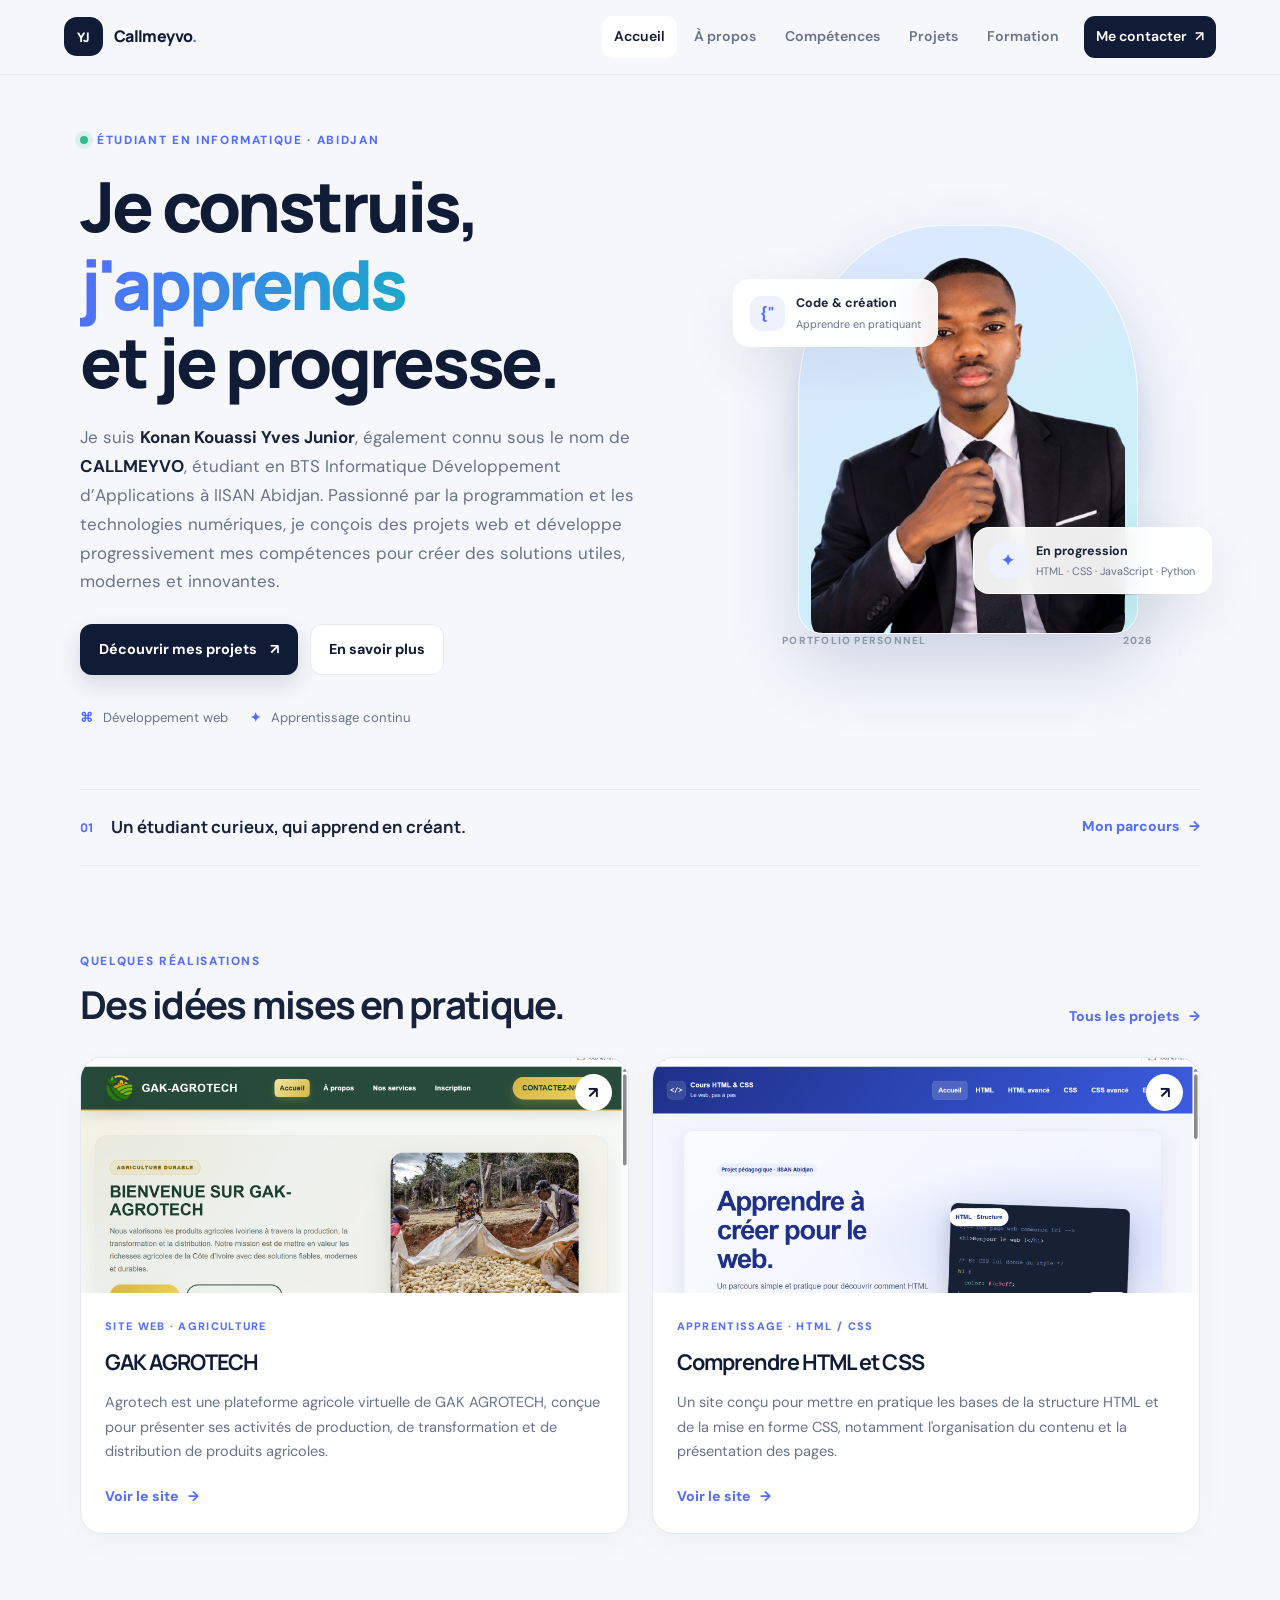
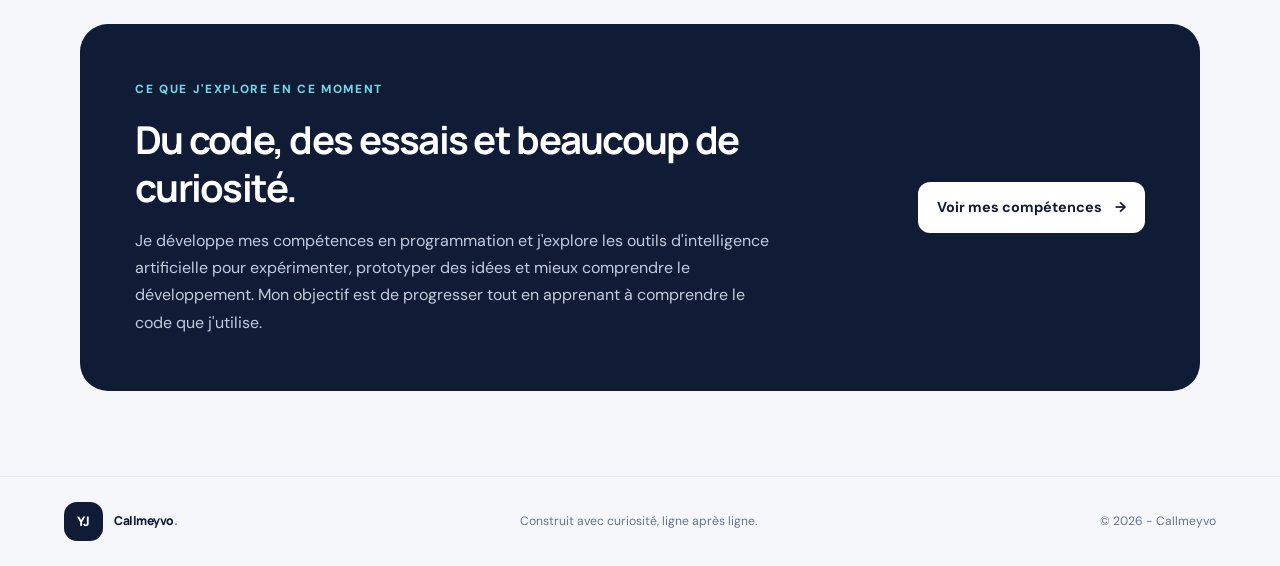
<file: index.html>
<!DOCTYPE html>
<html lang="fr">

<head>
  <meta charset="UTF-8">
  <meta name="viewport" content="width=device-width, initial-scale=1.0">

  <meta name="description"
    content="Portfolio de Konan Kouassi Yves Junior, alias Callmeyvo, étudiant en BTS IDA à IISAN Abidjan et apprenant en développement web.">

  <meta name="theme-color" content="#101c35">

  <title>Callmeyvo | Portfolio de Yves Junior</title>

  <link rel="preconnect" href="https://fonts.googleapis.com">
  <link rel="preconnect" href="https://fonts.gstatic.com" crossorigin>

  <link
    href="https://fonts.googleapis.com/css2?family=DM+Sans:wght@400;500;600;700&family=Manrope:wght@400;500;600;700;800&display=swap"
    rel="stylesheet">

  <link rel="stylesheet" href="style.css">
</head>

<body>

  
<div class="page-loader" id="pageLoader" role="status" aria-label="Chargement du portfolio">
    <div class="loader-content">
        <div class="loader-logo">YJ.</div>
        <h2>CALLMEYVO</h2>
        <p>Construit avec curiosité, ligne après ligne.</p>
        <p>Bienvenue dans mon univers numérique....</p>
        <div class="loader-track">
            <div class="loader-progress"></div>
        </div>
        <span class="loader-label">CHARGEMENT...</span>
    </div>
</div>


  <header class="site-header">

    <a class="brand" href="index.html">
      <span class="brand-mark">YJ</span>
      <span>Callmeyvo<span class="brand-dot">.</span></span>
    </a>

    <button class="nav-toggle" id="navToggle" aria-label="Ouvrir le menu" aria-expanded="false"
      aria-controls="navLinks">
      <span id="navToggleIcon">☰</span>
    </button>

    <nav class="nav-links" id="navLinks" aria-label="Navigation principale">
      <a class="active" href="index.html">Accueil</a>
      <a href="apropos.html">À propos</a>
      <a href="competences.html">Compétences</a>
      <a href="projets.html">Projets</a>
      <a href="formation.html">Formation</a>
      <a class="nav-contact" href="contact.html">
        Me contacter <span>↗</span>
      </a>
    </nav>

  </header>

  <main>

    <!-- SECTION D'ACCUEIL -->
    <section class="hero section-wrap">

      <div class="hero-copy">

        <p class="eyebrow">
          <span class="status-dot"></span>
          Étudiant en informatique · Abidjan
        </p>

        <h1>
          Je construis,
          <span class="gradient-text">j'apprends</span><br>
          et je progresse.
        </h1>
<p class="hero-description">
  Je suis <strong>Konan Kouassi Yves Junior</strong>, également connu
  sous le nom de <strong>CALLMEYVO</strong>, étudiant en BTS
  Informatique Développement d’Applications à IISAN Abidjan.
  Passionné par la programmation et les technologies numériques,
  je conçois des projets web et développe progressivement mes
  compétences pour créer des solutions utiles, modernes et innovantes.
</p>

        <div class="hero-actions">

          <a class="button button-primary" href="projets.html">
            Découvrir mes projets <span>↗</span>
          </a>

          <a class="button button-secondary" href="apropos.html">
            En savoir plus
          </a>

        </div>

        <div class="hero-meta">

          <span>
            <span class="meta-icon">⌘</span>
            Développement web
          </span>

          <span>
            <span class="meta-icon">✦</span>
            Apprentissage continu
          </span>

        </div>

      </div>

      <div class="hero-visual">

        <div class="visual-glow"></div>

        <div class="profile-frame">

          <img src="assets/images/1.png" alt="Portrait de Konan Kouassi Yves Junior"
            onerror="this.style.display='none';this.nextElementSibling.style.display='grid'">

          <div class="profile-placeholder">
            <span>YJ</span>
            <small>Portrait temporairement indisponible</small>
          </div>

        </div>

        <div class="floating-card card-top">

          <span class="floating-icon">{"</span>

          <span>
            <strong>Code & création</strong>
            <small>Apprendre en pratiquant</small>
          </span>

        </div>

        <div class="floating-card card-bottom">

          <span class="floating-icon">✦</span>

          <span>
            <strong>En progression</strong>
            <small>HTML · CSS · JavaScript · Python</small>
          </span>

        </div>

        <div class="visual-caption">
          PORTFOLIO PERSONNEL <span>2026</span>
        </div>

      </div>

    </section>

    <!-- PRÉSENTATION RAPIDE -->
    <section class="section-wrap intro-strip">

      <div>
        <span class="strip-number">01</span>
        <p>Un étudiant curieux, qui apprend en créant.</p>
      </div>

      <a href="apropos.html" class="text-link">
        Mon parcours <span>→</span>
      </a>

    </section>

    <!-- PROJETS -->
    <section class="section-wrap home-projects">

      <div class="section-heading">

        <div>
          <p class="eyebrow">QUELQUES RÉALISATIONS</p>
          <h2>Des idées mises en pratique.</h2>
        </div>

        <a href="projets.html" class="text-link">
          Tous les projets <span>→</span>
        </a>

      </div>

      <div class="project-grid">

        <!-- PROJET GAK AGROTECH -->
        <article class="project-card">

          <a class="project-image" href="https://callmeyvojr.github.io/agrotech/" target="_blank"
            rel="noopener noreferrer" aria-label="Visiter le site GAK AGROTECH">

            <img src="assets/images/agrotech.png" alt="Aperçu du site GAK AGROTECH"
              onerror="this.style.display='none';this.nextElementSibling.style.display='grid'">

            <span class="image-placeholder">
              <span>APERÇU DU PROJET</span>
              <small>Ajoute assets/images/agrotech.png</small>
            </span>

            <span class="image-arrow">↗</span>

          </a>

          <div class="project-content">

            <p class="project-type">SITE WEB · AGRICULTURE</p>

            <h3>GAK AGROTECH</h3>

            <p>
              Agrotech est une plateforme agricole virtuelle de GAK AGROTECH,
              conçue pour présenter ses activités de production,
              de transformation et de distribution de produits agricoles.
            </p>

            <a class="text-link" href="https://callmeyvojr.github.io/agrotech/" target="_blank"
              rel="noopener noreferrer">
              Voir le site <span>→</span>
            </a>

          </div>

        </article>

        <!-- PROJET HTML ET CSS -->
        <article class="project-card">

          <a class="project-image project-image-alt" href="https://callmeyvojr.github.io/html_et_css/" target="_blank"
            rel="noopener noreferrer" aria-label="Visiter le site d'apprentissage HTML et CSS">

            <img src="assets/images/html-css.png" alt="Aperçu du projet d'apprentissage HTML et CSS"
              onerror="this.style.display='none';this.nextElementSibling.style.display='grid'">

            <span class="image-placeholder">
              <span>APERÇU DU PROJET</span>
              <small>Ajoute assets/images/html-css.png</small>
            </span>

            <span class="image-arrow">↗</span>

          </a>

          <div class="project-content">

            <p class="project-type">APPRENTISSAGE · HTML / CSS</p>

            <h3>Comprendre HTML et CSS</h3>

            <p>
              Un site conçu pour mettre en pratique les bases de la structure
              HTML et de la mise en forme CSS, notamment l'organisation
              du contenu et la présentation des pages.
            </p>

            <a class="text-link" href="https://callmeyvojr.github.io/html_et_css/" target="_blank"
              rel="noopener noreferrer">
              Voir le site <span>→</span>
            </a>

          </div>

        </article>

      </div>

    </section>

    <!-- APPRENTISSAGE ET IA -->
    <section class="section-wrap learning-banner">

      <div>

        <p class="eyebrow">CE QUE J'EXPLORE EN CE MOMENT</p>

        <h2>Du code, des essais et beaucoup de curiosité.</h2>

        <p>
          Je développe mes compétences en programmation et j'explore
          les outils d'intelligence artificielle pour expérimenter,
          prototyper des idées et mieux comprendre le développement.
          Mon objectif est de progresser tout en apprenant à comprendre
          le code que j'utilise.
        </p>

      </div>

      <a class="button button-light" href="competences.html">
        Voir mes compétences <span>→</span>
      </a>

    </section>

  </main>

  <!-- PIED DE PAGE -->
  <footer class="site-footer">

    <a class="brand" href="index.html">
      <span class="brand-mark">YJ</span>
      <span>Callmeyvo<span class="brand-dot">.</span></span>
    </a>

    <p>Construit avec curiosité, ligne après ligne.</p>

    <span>© 2026 - Callmeyvo</span>

  </footer>

  <script src="script.js"></script>

</body>

</html>
</file>
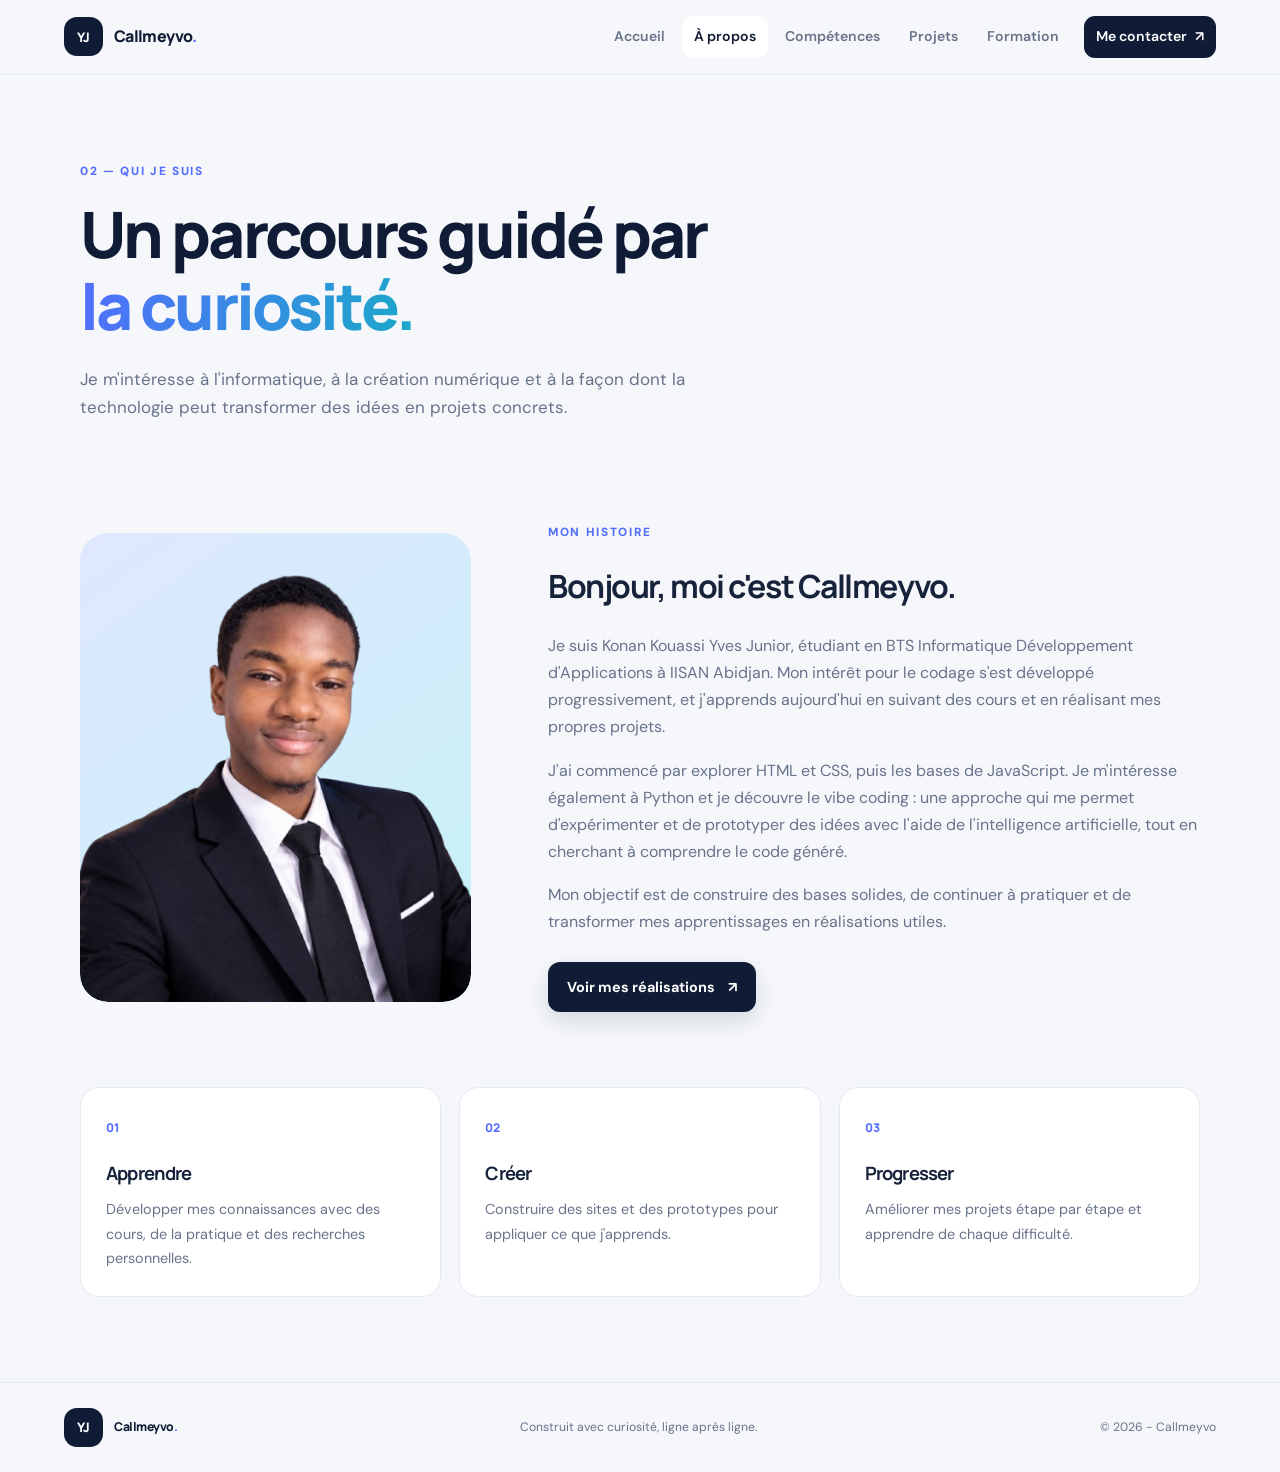
<file: apropos.html>
<!DOCTYPE html>
<html lang="fr">

<head>
  <meta charset="UTF-8">
  <meta name="viewport" content="width=device-width, initial-scale=1.0">
  <meta name="description"
    content="Découvre le parcours et les objectifs de Konan Kouassi Yves Junior, étudiant en BTS IDA à IISAN Abidjan.">
  <title>À propos | Callmeyvo</title>

  <link rel="preconnect" href="https://fonts.googleapis.com">
  <link rel="preconnect" href="https://fonts.gstatic.com" crossorigin>
  <link
    href="https://fonts.googleapis.com/css2?family=DM+Sans:wght@400;500;600;700&family=Manrope:wght@400;500;600;700;800&display=swap"
    rel="stylesheet">
  <link rel="stylesheet" href="style.css">
</head>

<body>
  <header class="site-header">
    <a class="brand" href="index.html">
      <span class="brand-mark">YJ</span>
      <span>Callmeyvo<span class="brand-dot">.</span></span>
    </a>

    <button class="nav-toggle" id="navToggle" aria-label="Ouvrir le menu"
      aria-expanded="false" aria-controls="navLinks">
      <span id="navToggleIcon">☰</span>
    </button>

    <nav class="nav-links" id="navLinks" aria-label="Navigation principale">
      <a href="index.html">Accueil</a>
      <a class="active" href="apropos.html">À propos</a>
      <a href="competences.html">Compétences</a>
      <a href="projets.html">Projets</a>
      <a href="formation.html">Formation</a>
      <a class="nav-contact" href="contact.html">Me contacter <span>↗</span></a>
    </nav>
  </header>

  <main class="page-main">
    <section class="page-hero">
      <p class="eyebrow">02 — QUI JE SUIS</p>
      <h1>Un parcours guidé par<br><span class="gradient-text">la curiosité.</span></h1>
      <p>
        Je m'intéresse à l'informatique, à la création numérique et à la façon dont
        la technologie peut transformer des idées en projets concrets.
      </p>
    </section>

    <section class="about-layout">
      <div class="about-photo">
        <img src="assets/images/2.png"
          alt="Portrait de Konan Kouassi Yves Junior"
          onerror="this.style.display='none';this.nextElementSibling.style.display='grid'">

        <div class="profile-placeholder">
          <span>YJ</span>
          <small>Portrait temporairement indisponible</small>
        </div>
      </div>

      <div class="about-copy">
        <p class="eyebrow">MON HISTOIRE</p>
        <h2>Bonjour, moi c'est Callmeyvo.</h2>

        <p>
          Je suis Konan Kouassi Yves Junior, étudiant en BTS Informatique
          Développement d'Applications à IISAN Abidjan. Mon intérêt pour le
          codage s'est développé progressivement, et j'apprends aujourd'hui
          en suivant des cours et en réalisant mes propres projets.
        </p>

        <p>
          J'ai commencé par explorer HTML et CSS, puis les bases de JavaScript.
          Je m'intéresse également à Python et je découvre le vibe coding :
          une approche qui me permet d'expérimenter et de prototyper des idées
          avec l'aide de l'intelligence artificielle, tout en cherchant à
          comprendre le code généré.
        </p>

        <p>
          Mon objectif est de construire des bases solides, de continuer à
          pratiquer et de transformer mes apprentissages en réalisations utiles.
        </p>

        <a class="button button-primary" href="projets.html">
          Voir mes réalisations <span>↗</span>
        </a>
      </div>
    </section>

    <section class="values-grid">
      <article>
        <span class="value-number">01</span>
        <h3>Apprendre</h3>
        <p>Développer mes connaissances avec des cours, de la pratique et des recherches personnelles.</p>
      </article>

      <article>
        <span class="value-number">02</span>
        <h3>Créer</h3>
        <p>Construire des sites et des prototypes pour appliquer ce que j'apprends.</p>
      </article>

      <article>
        <span class="value-number">03</span>
        <h3>Progresser</h3>
        <p>Améliorer mes projets étape par étape et apprendre de chaque difficulté.</p>
      </article>
    </section>
  </main>

  <footer class="site-footer">
    <a class="brand" href="index.html">
      <span class="brand-mark">YJ</span>
      <span>Callmeyvo<span class="brand-dot">.</span></span>
    </a>

    <p>Construit avec curiosité, ligne après ligne.</p>
    <span>© 2026 - Callmeyvo</span>
  </footer>

  <script src="script.js"></script>
</body>

</html>
</file>
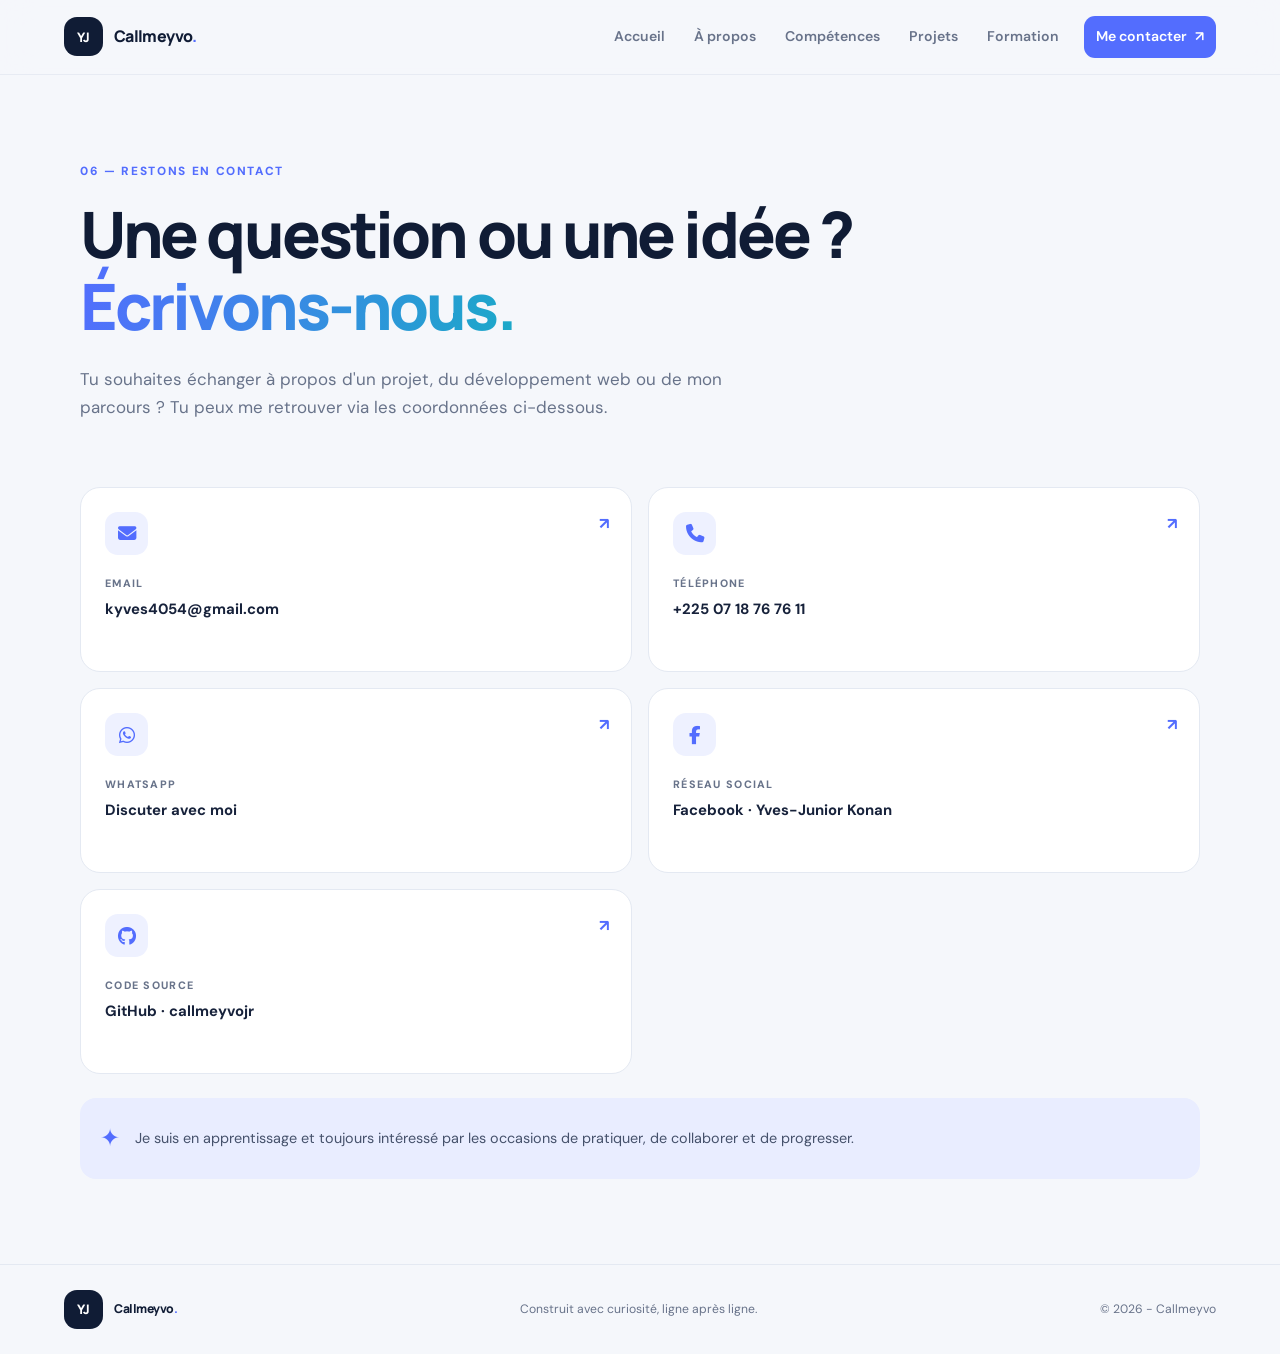
<file: contact.html>
<!DOCTYPE html>
<html lang="fr">

<head>
    <meta charset="UTF-8">
    <meta name="viewport" content="width=device-width, initial-scale=1.0">
    <meta name="description" content="Contacter Konan Kouassi Yves Junior, alias Callmeyvo, étudiant en BTS IDA.">
    <title>Contact | Callmeyvo</title>

    <link rel="preconnect" href="https://fonts.googleapis.com">
    <link rel="preconnect" href="https://fonts.gstatic.com" crossorigin>

    <link
        href="https://fonts.googleapis.com/css2?family=DM+Sans:wght@400;500;600;700&family=Manrope:wght@400;500;600;700;800&display=swap"
        rel="stylesheet">

    <!-- Logos des réseaux et outils -->
    <link rel="stylesheet"
        href="https://cdnjs.cloudflare.com/ajax/libs/font-awesome/6.7.2/css/all.min.css">

    <link rel="stylesheet" href="style.css">
</head>

<body>
    <header class="site-header">
        <a class="brand" href="index.html">
            <span class="brand-mark">YJ</span>
            <span>Callmeyvo<span class="brand-dot">.</span></span>
        </a>

        <button class="nav-toggle" id="navToggle"
            aria-label="Ouvrir le menu"
            aria-expanded="false"
            aria-controls="navLinks">
            <span id="navToggleIcon">☰</span>
        </button>

        <nav class="nav-links" id="navLinks" aria-label="Navigation principale">
            <a href="index.html">Accueil</a>
            <a href="apropos.html">À propos</a>
            <a href="competences.html">Compétences</a>
            <a href="projets.html">Projets</a>
            <a href="formation.html">Formation</a>
            <a class="nav-contact active" href="contact.html">
                Me contacter <span>↗</span>
            </a>
        </nav>
    </header>

    <main class="page-main">
        <section class="page-hero">
            <p class="eyebrow">06 — RESTONS EN CONTACT</p>

            <h1>
                Une question ou une idée ?<br>
                <span class="gradient-text">Écrivons-nous.</span>
            </h1>

            <p>
                Tu souhaites échanger à propos d'un projet, du développement web
                ou de mon parcours ? Tu peux me retrouver via les coordonnées
                ci-dessous.
            </p>
        </section>

        <section class="contact-grid">

            <!-- Email -->
            <a class="contact-card" href="mailto:kyves4054@gmail.com">
                <span class="contact-icon" aria-hidden="true">
                    <i class="fa-solid fa-envelope"></i>
                </span>
                <span class="contact-label">EMAIL</span>
                <strong>kyves4054@gmail.com</strong>
                <span class="contact-arrow">↗</span>
            </a>

            <!-- Appel téléphonique -->
            <a class="contact-card" href="tel:+2250718767611">
                <span class="contact-icon" aria-hidden="true">
                    <i class="fa-solid fa-phone"></i>
                </span>
                <span class="contact-label">TÉLÉPHONE</span>
                <strong>+225 07 18 76 76 11</strong>
                <span class="contact-arrow">↗</span>
            </a>

            <!-- WhatsApp -->
            <a class="contact-card"
                href="https://wa.me/2250718767611"
                target="_blank"
                rel="noopener noreferrer"
                aria-label="Me contacter sur WhatsApp">
                <span class="contact-icon" aria-hidden="true">
                    <i class="fa-brands fa-whatsapp"></i>
                </span>
                <span class="contact-label">WHATSAPP</span>
                <strong>Discuter avec moi</strong>
                <span class="contact-arrow">↗</span>
            </a>

            <!-- Facebook -->
            <a class="contact-card"
                href="https://www.facebook.com/share/1HrniDoZ5z"
                target="_blank"
                rel="noopener noreferrer">
                <span class="contact-icon" aria-hidden="true">
                    <i class="fa-brands fa-facebook-f"></i>
                </span>
                <span class="contact-label">RÉSEAU SOCIAL</span>
                <strong>Facebook · Yves-Junior Konan</strong>
                <span class="contact-arrow">↗</span>
            </a>

            <!-- GitHub -->
            <a class="contact-card"
                href="https://github.com/callmeyvojr"
                target="_blank"
                rel="noopener noreferrer">
                <span class="contact-icon" aria-hidden="true">
                    <i class="fa-brands fa-github"></i>
                </span>
                <span class="contact-label">CODE SOURCE</span>
                <strong>GitHub · callmeyvojr</strong>
                <span class="contact-arrow">↗</span>
            </a>

        </section>

        <div class="contact-note">
            <span>✦</span>
            <p>
                Je suis en apprentissage et toujours intéressé par les occasions
                de pratiquer, de collaborer et de progresser.
            </p>
        </div>
    </main>

    <footer class="site-footer">
        <a class="brand" href="index.html">
            <span class="brand-mark">YJ</span>
            <span>Callmeyvo<span class="brand-dot">.</span></span>
        </a>

        <p>Construit avec curiosité, ligne après ligne.</p>
        <span>© 2026 - Callmeyvo</span>
    </footer>

    <script src="script.js"></script>
</body>

</html>
</file>
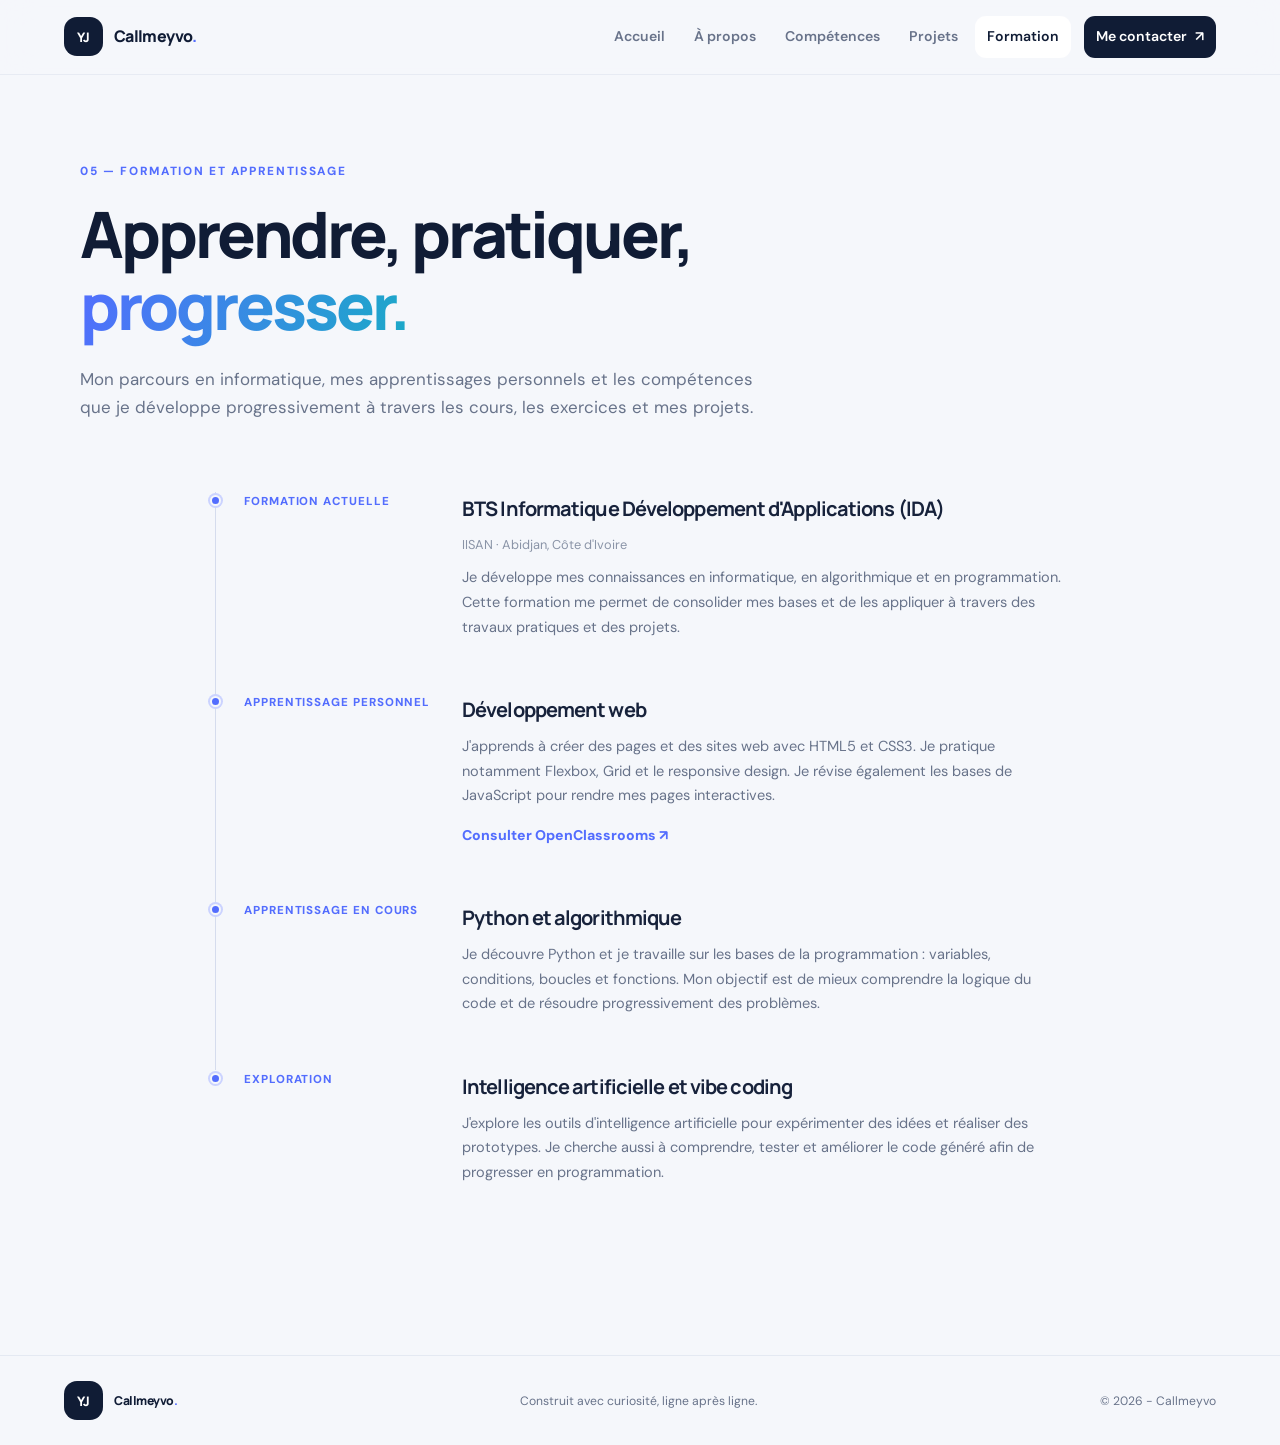
<file: formation.html>
<!DOCTYPE html>
<html lang="fr">

<head>
    <meta charset="UTF-8">
    <meta name="viewport" content="width=device-width, initial-scale=1.0">
    <meta name="description" content="Découvrez le parcours de formation de Callmeyvo, étudiant en BTS Informatique Développement d'Applications à IISAN Abidjan et ses apprentissages.">
    <title>Formation et apprentissage | Callmeyvo</title>

    <link rel="preconnect" href="https://fonts.googleapis.com">
    <link rel="preconnect" href="https://fonts.gstatic.com" crossorigin>
    <link
        href="https://fonts.googleapis.com/css2?family=DM+Sans:wght@400;500;600;700&family=Manrope:wght@400;500;600;700;800&display=swap"
        rel="stylesheet">

    <link rel="stylesheet" href="style.css">
</head>

<body>
    <header class="site-header">
        <a class="brand" href="index.html">
            <span class="brand-mark">YJ</span>
            <span>Callmeyvo<span class="brand-dot">.</span></span>
        </a>

        <button class="nav-toggle" id="navToggle"
            aria-label="Ouvrir le menu"
            aria-expanded="false"
            aria-controls="navLinks">
            <span id="navToggleIcon">☰</span>
        </button>

        <nav class="nav-links" id="navLinks" aria-label="Navigation principale">
            <a href="index.html">Accueil</a>
            <a href="apropos.html">À propos</a>
            <a href="competences.html">Compétences</a>
            <a href="projets.html">Projets</a>
            <a class="active" href="formation.html" aria-current="page">Formation</a>
            <a class="nav-contact" href="contact.html">
                Me contacter <span>↗</span>
            </a>
        </nav>
    </header>

    <main class="page-main">
        <section class="page-hero">
            <p class="eyebrow">05 — FORMATION ET APPRENTISSAGE</p>

            <h1>
                Apprendre, pratiquer,<br>
                <span class="gradient-text">progresser.</span>
            </h1>

            <p>
                Mon parcours en informatique, mes apprentissages personnels
                et les compétences que je développe progressivement à travers
                les cours, les exercices et mes projets.
            </p>
        </section>

        <section class="timeline" aria-label="Parcours de formation">

            <article class="timeline-item">
                <span class="timeline-dot"></span>

                <div class="timeline-date">FORMATION ACTUELLE</div>

                <div class="timeline-body">
                    <h2>BTS Informatique Développement d'Applications (IDA)</h2>
                    <p class="muted">IISAN · Abidjan, Côte d'Ivoire</p>

                    <p>
                        Je développe mes connaissances en informatique,
                        en algorithmique et en programmation. Cette formation
                        me permet de consolider mes bases et de les appliquer
                        à travers des travaux pratiques et des projets.
                    </p>
                </div>
            </article>

            <article class="timeline-item">
                <span class="timeline-dot"></span>

                <div class="timeline-date">APPRENTISSAGE PERSONNEL</div>

                <div class="timeline-body">
                    <h2>Développement web</h2>

                    <p>
                        J'apprends à créer des pages et des sites web avec
                        HTML5 et CSS3. Je pratique notamment Flexbox, Grid
                        et le responsive design. Je révise également les bases
                        de JavaScript pour rendre mes pages interactives.
                    </p>

                    <p>
                        <a class="text-link"
                            href="https://openclassrooms.com/"
                            target="_blank"
                            rel="noopener noreferrer">
                            Consulter OpenClassrooms ↗
                        </a>
                    </p>
                </div>
            </article>

            <article class="timeline-item">
                <span class="timeline-dot"></span>

                <div class="timeline-date">APPRENTISSAGE EN COURS</div>

                <div class="timeline-body">
                    <h2>Python et algorithmique</h2>

                    <p>
                        Je découvre Python et je travaille sur les bases
                        de la programmation : variables, conditions,
                        boucles et fonctions. Mon objectif est de mieux
                        comprendre la logique du code et de résoudre
                        progressivement des problèmes.
                    </p>
                </div>
            </article>

            <article class="timeline-item">
                <span class="timeline-dot"></span>

                <div class="timeline-date">EXPLORATION</div>

                <div class="timeline-body">
                    <h2>Intelligence artificielle et vibe coding</h2>

                    <p>
                        J'explore les outils d'intelligence artificielle
                        pour expérimenter des idées et réaliser des prototypes.
                        Je cherche aussi à comprendre, tester et améliorer
                        le code généré afin de progresser en programmation.
                    </p>
                </div>
            </article>

        </section>
    </main>

    <footer class="site-footer">
        <a class="brand" href="index.html">
            <span class="brand-mark">YJ</span>
            <span>Callmeyvo<span class="brand-dot">.</span></span>
        </a>

        <p>Construit avec curiosité, ligne après ligne.</p>
        <span>© 2026 - Callmeyvo</span>
    </footer>

    <script src="script.js"></script>
</body>

</html>
</file>
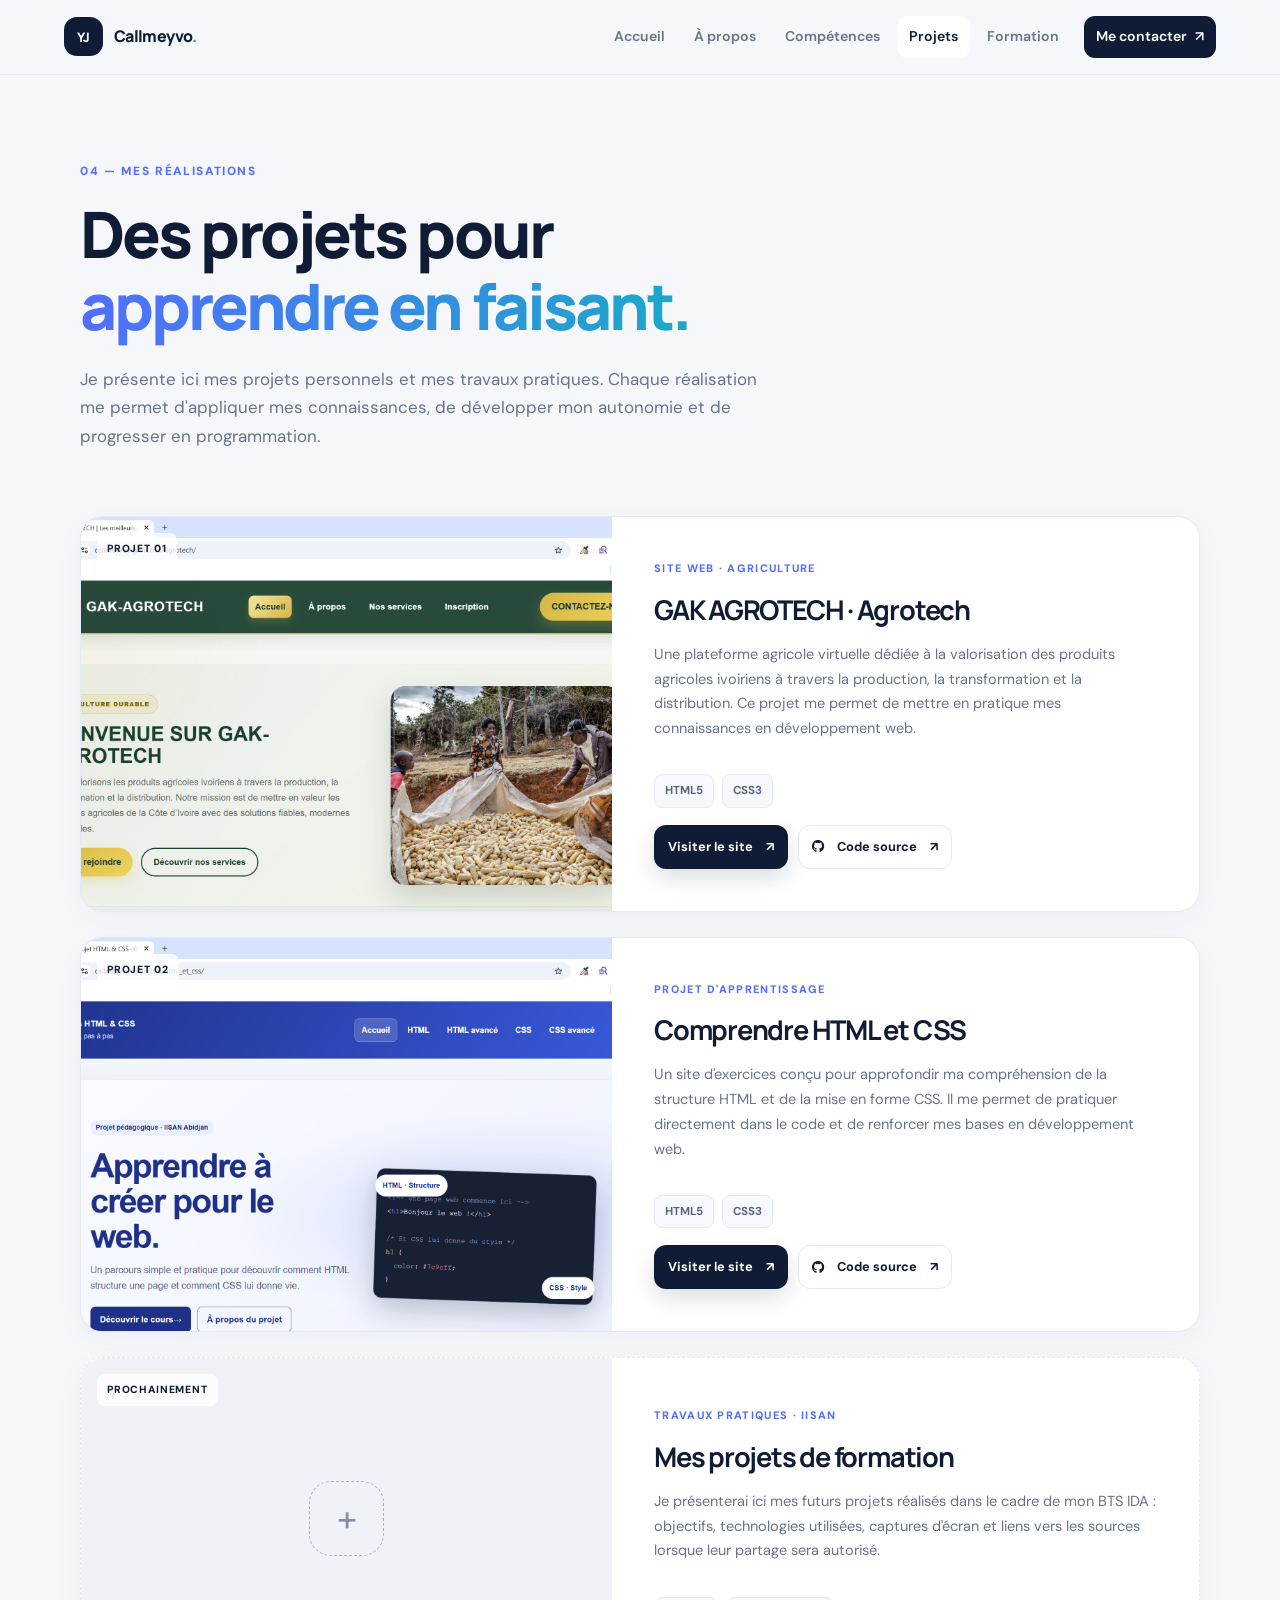
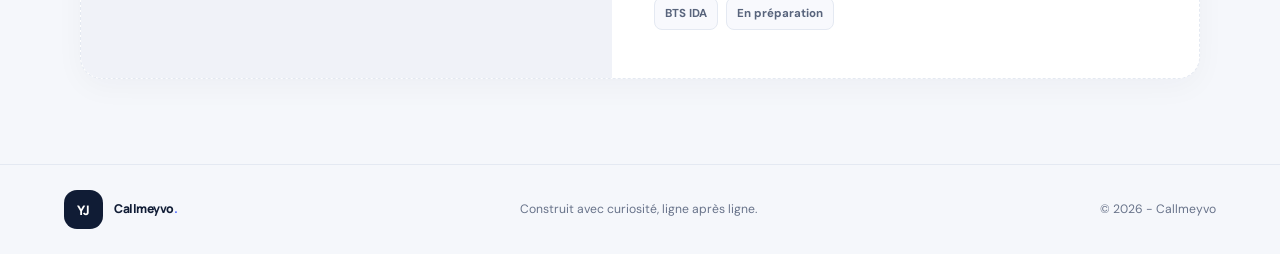
<file: projets.html>
<!DOCTYPE html>
<html lang="fr">

<head>
    <meta charset="UTF-8">
    <meta name="viewport" content="width=device-width, initial-scale=1.0">
    <meta name="description" content="Découvrez les projets web de Konan Kouassi Yves Junior, alias Callmeyvo, étudiant en BTS IDA à IISAN Abidjan.">
    <title>Projets | Callmeyvo</title>

    <link rel="preconnect" href="https://fonts.googleapis.com">
    <link rel="preconnect" href="https://fonts.gstatic.com" crossorigin>
    <link
        href="https://fonts.googleapis.com/css2?family=DM+Sans:wght@400;500;600;700&family=Manrope:wght@400;500;600;700;800&display=swap"
        rel="stylesheet">

    <link rel="stylesheet" href="https://cdnjs.cloudflare.com/ajax/libs/font-awesome/6.7.2/css/all.min.css">
    <link rel="stylesheet" href="style.css">
</head>

<body>
    <header class="site-header">
        <a class="brand" href="index.html">
            <span class="brand-mark">YJ</span>
            <span>Callmeyvo<span class="brand-dot">.</span></span>
        </a>

        <button class="nav-toggle" id="navToggle"
            aria-label="Ouvrir le menu"
            aria-expanded="false"
            aria-controls="navLinks">
            <span id="navToggleIcon">☰</span>
        </button>

        <nav class="nav-links" id="navLinks" aria-label="Navigation principale">
            <a href="index.html">Accueil</a>
            <a href="apropos.html">À propos</a>
            <a href="competences.html">Compétences</a>
            <a class="active" href="projets.html" aria-current="page">Projets</a>
            <a href="formation.html">Formation</a>
            <a class="nav-contact" href="contact.html">
                Me contacter <span>↗</span>
            </a>
        </nav>
    </header>

    <main class="page-main">
        <section class="page-hero">
            <p class="eyebrow">04 — MES RÉALISATIONS</p>

            <h1>
                Des projets pour<br>
                <span class="gradient-text">apprendre en faisant.</span>
            </h1>

            <p>
                Je présente ici mes projets personnels et mes travaux pratiques.
                Chaque réalisation me permet d'appliquer mes connaissances,
                de développer mon autonomie et de progresser en programmation.
            </p>
        </section>

        <section class="project-grid project-grid-large"
            aria-label="Liste de mes projets">

            <article class="project-card">
                <div class="project-image">
                    <img
                        src="assets/images/agrotech.png"
                        alt="Aperçu du site GAK AGROTECH"
                        onerror="this.style.display='none';this.nextElementSibling.style.display='grid'">

                    <span class="image-placeholder">
                        <span>GAK AGROTECH</span>
                        <small>Ajoute assets/images/agrotech.png</small>
                    </span>

                    <span class="project-index">PROJET 01</span>
                </div>

                <div class="project-content">
                    <p class="project-type">SITE WEB · AGRICULTURE</p>

                    <h2>GAK AGROTECH · Agrotech</h2>

                    <p>
                        Une plateforme agricole virtuelle dédiée à la
                        valorisation des produits agricoles ivoiriens à travers
                        la production, la transformation et la distribution.
                        Ce projet me permet de mettre en pratique mes
                        connaissances en développement web.
                    </p>

                    <div class="tag-list">
                        <span>HTML5</span>
                        <span>CSS3</span>
                    </div>

                    <div class="project-links">
                        <a class="button button-primary"
                            href="https://callmeyvojr.github.io/agrotech/"
                            target="_blank"
                            rel="noopener noreferrer">
                            Visiter le site <span>↗</span>
                        </a>

                        <a class="button button-secondary"
                            href="https://github.com/callmeyvojr/agrotech"
                            target="_blank"
                            rel="noopener noreferrer">
                            <i class="fa-brands fa-github" aria-hidden="true"></i>
                            Code source <span>↗</span>
                        </a>
                    </div>
                </div>
            </article>

            <article class="project-card">
                <div class="project-image project-image-alt">
                    <img
                        src="assets/images/html-css.png"
                        alt="Aperçu du site d'apprentissage HTML et CSS"
                        onerror="this.style.display='none';this.nextElementSibling.style.display='grid'">

                    <span class="image-placeholder">
                        <span>HTML & CSS</span>
                        <small>Ajoute assets/images/html-css.png</small>
                    </span>

                    <span class="project-index">PROJET 02</span>
                </div>

                <div class="project-content">
                    <p class="project-type">PROJET D'APPRENTISSAGE</p>

                    <h2>Comprendre HTML et CSS</h2>

                    <p>
                        Un site d'exercices conçu pour approfondir ma
                        compréhension de la structure HTML et de la mise en
                        forme CSS. Il me permet de pratiquer directement
                        dans le code et de renforcer mes bases en développement
                        web.
                    </p>

                    <div class="tag-list">
                        <span>HTML5</span>
                        <span>CSS3</span>
                    </div>

                    <div class="project-links">
                        <a class="button button-primary"
                            href="https://callmeyvojr.github.io/html_et_css/"
                            target="_blank"
                            rel="noopener noreferrer">
                            Visiter le site <span>↗</span>
                        </a>

                        <a class="button button-secondary"
                            href="https://github.com/callmeyvojr/html_et_css"
                            target="_blank"
                            rel="noopener noreferrer">
                            <i class="fa-brands fa-github" aria-hidden="true"></i>
                            Code source <span>↗</span>
                        </a>
                    </div>
                </div>
            </article>

            <article class="project-card project-card-upcoming">
                <div class="project-image upcoming-image">
                    <div class="upcoming-mark">+</div>
                    <span class="project-index">PROCHAINEMENT</span>
                </div>

                <div class="project-content">
                    <p class="project-type">TRAVAUX PRATIQUES · IISAN</p>

                    <h2>Mes projets de formation</h2>

                    <p>
                        Je présenterai ici mes futurs projets réalisés dans
                        le cadre de mon BTS IDA : objectifs, technologies
                        utilisées, captures d'écran et liens vers les sources
                        lorsque leur partage sera autorisé.
                    </p>

                    <div class="tag-list">
                        <span>BTS IDA</span>
                        <span>En préparation</span>
                    </div>
                </div>
            </article>

        </section>
    </main>

    <footer class="site-footer">
        <a class="brand" href="index.html">
            <span class="brand-mark">YJ</span>
            <span>Callmeyvo<span class="brand-dot">.</span></span>
        </a>

        <p>Construit avec curiosité, ligne après ligne.</p>
        <span>© 2026 - Callmeyvo</span>
    </footer>

    <script src="script.js"></script>
</body>

</html>
</file>
<file: style.css>
:root {
  --bg: #f5f7fb;
  --surface: #ffffff;
  --ink: #17223b;
  --muted: #68738a;
  --navy: #101c35;
  --blue: #536dfe;
  --cyan: #74d7e8;
  --line: #e4e9f2;
  --soft-blue: #eef1ff;
  --radius: 22px;
  --shadow: 0 18px 55px rgba(23, 34, 59, .08);
  --body-font: "DM Sans", sans-serif;
  --heading-font: "Manrope", sans-serif;
}

* {
  box-sizing: border-box;
}

html {
  scroll-behavior: smooth;
}

body {
  margin: 0;
  background: var(--bg);
  color: var(--ink);
  font-family: var(--body-font);
  line-height: 1.7;
}

img {
  display: block;
  max-width: 100%;
}

a {
  color: inherit;
  text-decoration: none;
}

button {
  font: inherit;
}

.site-header {
  position: sticky;
  top: 0;
  z-index: 20;
  display: flex;
  align-items: center;
  justify-content: space-between;
  gap: 28px;
  padding: 16px max(5vw, calc((100vw - 1180px) / 2));
  background: rgba(245, 247, 251, .9);
  border-bottom: 1px solid rgba(228, 233, 242, .8);
  backdrop-filter: blur(16px);
}

.brand {
  display: inline-flex;
  align-items: center;
  gap: 11px;
  color: var(--navy);
  font-family: var(--heading-font);
  font-weight: 800;
  letter-spacing: -.04em;
  white-space: nowrap;
}

.brand-mark {
  display: grid;
  place-items: center;
  width: 39px;
  height: 39px;
  border-radius: 13px;
  background: var(--navy);
  color: white;
  font-size: .82rem;
  letter-spacing: -.04em;
}

.brand-dot {
  color: var(--blue);
}

.nav-links {
  display: flex;
  align-items: center;
  gap: 5px;
}

.nav-links a {
  padding: 9px 12px;
  border-radius: 11px;
  color: var(--muted);
  font-size: .88rem;
  font-weight: 600;
  transition: .2s ease;
}

.nav-links a:hover,
.nav-links a.active {
  color: var(--navy);
  background: var(--surface);
}

.nav-links .nav-contact {
  background: var(--navy);
  color: white;
  margin-left: 8px;
}

.nav-links .nav-contact:hover,
.nav-links .nav-contact.active {
  background: var(--blue);
  color: white;
}

.nav-contact span {
  margin-left: 5px;
}

.nav-toggle {
  display: none;
  border: 1px solid var(--line);
  border-radius: 12px;
  background: var(--surface);
  color: var(--ink);
  padding: 8px 12px;
  cursor: pointer;
  font-size: 1.15rem;
}

.section-wrap,
.page-main {
  width: min(1120px, 90%);
  margin-inline: auto;
}

.hero {
  display: grid;
  grid-template-columns: 1.12fr .88fr;
  align-items: center;
  gap: 65px;
  min-height: 625px;
  padding-top: 55px;
  padding-bottom: 60px;
}

.eyebrow {
  display: flex;
  align-items: center;
  gap: 9px;
  margin: 0 0 17px;
  color: var(--blue);
  font-size: .74rem;
  font-weight: 800;
  letter-spacing: .14em;
  text-transform: uppercase;
}

.status-dot {
  width: 8px;
  height: 8px;
  border-radius: 50%;
  background: #31bf87;
  box-shadow: 0 0 0 5px rgba(49, 191, 135, .12);
}

h1,
h2,
h3,
p {
  margin-top: 0;
}

h1,
h2,
h3 {
  font-family: var(--heading-font);
  letter-spacing: -.045em;
}

h1 {
  margin-bottom: 22px;
  color: var(--navy);
  font-size: clamp(2.7rem, 5.4vw, 4.65rem);
  line-height: 1.13;
  font-weight: 800;
}

.gradient-text {
  background: linear-gradient(105deg, var(--blue), #1ba9c8);
  -webkit-background-clip: text;
  background-clip: text;
  color: transparent;
}

.hero-description,
.page-hero>p:last-child {
  max-width: 620px;
  color: var(--muted);
  font-size: 1.06rem;
}

.hero-description strong {
  color: var(--ink);
}

.hero-actions {
  display: flex;
  flex-wrap: wrap;
  gap: 12px;
  margin-top: 28px;
}

.button {
  display: inline-flex;
  justify-content: center;
  align-items: center;
  gap: 13px;
  padding: 12px 18px;
  border: 1px solid transparent;
  border-radius: 12px;
  font-size: .9rem;
  font-weight: 700;
  transition: transform .2s ease, box-shadow .2s ease, background .2s ease;
}

.button:hover {
  transform: translateY(-2px);
}

.button-primary {
  background: var(--navy);
  color: white;
  box-shadow: 0 9px 22px rgba(16, 28, 53, .14);
}

.button-primary:hover {
  background: var(--blue);
}

.button-secondary {
  background: var(--surface);
  color: var(--navy);
  border-color: var(--line);
}

.button-secondary:hover {
  border-color: var(--blue);
}

.button-light {
  background: white;
  color: var(--navy);
}

.hero-meta {
  display: flex;
  flex-wrap: wrap;
  gap: 22px;
  margin-top: 32px;
  color: var(--muted);
  font-size: .82rem;
}

.meta-icon {
  margin-right: 6px;
  color: var(--blue);
  font-weight: 800;
}

.hero-visual {
  position: relative;
  display: grid;
  place-items: center;
  min-height: 440px;
}

.visual-glow {
  position: absolute;
  width: 82%;
  aspect-ratio: 1;
  border-radius: 50%;
  background: radial-gradient(circle, rgba(116, 215, 232, .55), rgba(83, 109, 254, .1) 58%, transparent 70%);
  filter: blur(2px);
}

.profile-frame {
  position: relative;
  display: grid;
  place-items: center;
  width: min(340px, 76%);
  aspect-ratio: .83;
  padding: 12px;
  border: 1px solid rgba(255, 255, 255, .85);
  border-radius: 42% 42% 25px 25px;
  background: linear-gradient(145deg, #dfe7ff, #c5f2f6);
  box-shadow: 0 30px 70px rgba(38, 68, 133, .2);
  overflow: hidden;
}

.profile-frame img,
.about-photo img {
  width: 100%;
  height: 100%;
  object-fit: cover;
  border-radius: inherit;
}

.profile-placeholder {
  display: none;
  position: absolute;
  inset: 12px;
  place-items: center;
  align-content: center;
  gap: 8px;
  border-radius: inherit;
  background: linear-gradient(145deg, #dfe7ff, #c5f2f6);
  color: var(--navy);
  text-align: center;
}

.profile-placeholder span {
  font: 800 4rem var(--heading-font);
  letter-spacing: -.1em;
}

.profile-placeholder small {
  font-size: .75rem;
  color: #566783;
}

.floating-card {
  position: absolute;
  display: flex;
  align-items: center;
  gap: 11px;
  padding: 13px 16px;
  border: 1px solid rgba(255, 255, 255, .9);
  border-radius: 16px;
  background: rgba(255, 255, 255, .92);
  box-shadow: var(--shadow);
  backdrop-filter: blur(12px);
}

.floating-card strong,
.floating-card small {
  display: block;
}

.floating-card strong {
  font-size: .78rem;
}

.floating-card small {
  color: var(--muted);
  font-size: .68rem;
}

.floating-icon {
  display: grid;
  place-items: center;
  width: 35px;
  height: 35px;
  border-radius: 11px;
  background: var(--soft-blue);
  color: var(--blue);
  font-weight: 800;
}

.card-top {
  top: 70px;
  left: -3px;
}

.card-bottom {
  right: -12px;
  bottom: 55px;
}

.visual-caption {
  position: absolute;
  bottom: 0;
  left: 10%;
  right: 10%;
  display: flex;
  justify-content: space-between;
  color: #8c97aa;
  font-size: .64rem;
  font-weight: 800;
  letter-spacing: .12em;
}

.intro-strip {
  display: flex;
  justify-content: space-between;
  align-items: center;
  gap: 20px;
  padding: 23px 0;
  border-top: 1px solid var(--line);
  border-bottom: 1px solid var(--line);
}

.intro-strip>div {
  display: flex;
  align-items: center;
  gap: 18px;
}

.intro-strip p {
  margin: 0;
  font-family: var(--heading-font);
  font-size: 1.05rem;
  font-weight: 700;
}

.strip-number {
  color: var(--blue);
  font: 800 .75rem var(--heading-font);
}

.text-link {
  display: inline-flex;
  align-items: center;
  gap: 9px;
  color: var(--blue);
  font-size: .88rem;
  font-weight: 800;
}

.text-link span {
  transition: transform .2s ease;
}

.text-link:hover span {
  transform: translateX(4px);
}

.home-projects {
  padding-top: 85px;
  padding-bottom: 90px;
}

.section-heading {
  display: flex;
  align-items: end;
  justify-content: space-between;
  gap: 20px;
  margin-bottom: 28px;
}

.section-heading .eyebrow {
  margin-bottom: 10px;
}

.section-heading h2,
.learning-banner h2 {
  margin-bottom: 0;
  font-size: clamp(1.7rem, 3vw, 2.5rem);
  line-height: 1.25;
}

.project-grid {
  display: grid;
  grid-template-columns: repeat(2, minmax(0, 1fr));
  gap: 23px;
}

.project-card {
  overflow: hidden;
  border: 1px solid var(--line);
  border-radius: var(--radius);
  background: var(--surface);
  box-shadow: 0 8px 30px rgba(23, 34, 59, .035);
  transition: transform .25s ease, box-shadow .25s ease;
}

.project-card:hover {
  transform: translateY(-4px);
  box-shadow: var(--shadow);
}

.project-image {
  position: relative;
  display: grid;
  place-items: center;
  min-height: 235px;
  overflow: hidden;
  background: linear-gradient(135deg, #e3eaff, #d7f5f4);
}

.project-image-alt {
  background: linear-gradient(135deg, #e7e2ff, #d8edff);
}

.project-image img {
  position: absolute;
  inset: 0;
  width: 100%;
  height: 100%;
  object-fit: cover;
}

.image-placeholder {
  position: absolute;
  inset: 0;
  display: none;
  place-items: center;
  align-content: center;
  gap: 5px;
  color: #415275;
  text-align: center;
}

.image-placeholder>span {
  font: 800 .72rem var(--heading-font);
  letter-spacing: .12em;
}

.image-placeholder small {
  font-size: .72rem;
}

.image-arrow {
  position: absolute;
  right: 16px;
  top: 16px;
  display: grid;
  place-items: center;
  width: 37px;
  height: 37px;
  border-radius: 50%;
  background: white;
  color: var(--navy);
  font-weight: 800;
}

.project-index {
  position: absolute;
  left: 16px;
  top: 16px;
  padding: 6px 9px;
  border: 1px solid rgba(255, 255, 255, .6);
  border-radius: 8px;
  background: rgba(255, 255, 255, .78);
  color: var(--navy);
  font-size: .65rem;
  font-weight: 800;
  letter-spacing: .08em;
}

.project-content {
  padding: 24px;
}

.project-type {
  margin-bottom: 9px;
  color: var(--blue);
  font-size: .68rem;
  font-weight: 800;
  letter-spacing: .12em;
}

.project-content h2,
.project-content h3 {
  margin-bottom: 10px;
  color: var(--navy);
  font-size: 1.35rem;
}

.project-content p:not(.project-type) {
  color: var(--muted);
  font-size: .91rem;
}

.project-content>.text-link {
  margin-top: 5px;
}

.learning-banner {
  display: flex;
  justify-content: space-between;
  align-items: center;
  gap: 40px;
  margin-bottom: 85px;
  padding: clamp(27px, 5vw, 55px);
  border-radius: 28px;
  background: var(--navy);
  color: white;
}

.learning-banner>div {
  max-width: 650px;
}

.learning-banner .eyebrow {
  color: var(--cyan);
}

.learning-banner h2 {
  margin-bottom: 15px;
  color: white;
}

.learning-banner p:not(.eyebrow) {
  margin-bottom: 0;
  color: #c3ccde;
}

.site-footer {
  display: flex;
  align-items: center;
  justify-content: space-between;
  gap: 20px;
  padding: 25px max(5vw, calc((100vw - 1180px) / 2));
  border-top: 1px solid var(--line);
  color: var(--muted);
  font-size: .76rem;
}

.site-footer p {
  margin: 0;
}

.site-footer>span {
  text-align: right;
}

.page-main {
  padding-bottom: 85px;
}

.page-hero {
  padding: 86px 0 48px;
}

.page-hero h1 {
  font-size: clamp(2.5rem, 5vw, 4.3rem);
}

.page-hero>p:last-child {
  max-width: 690px;
}

.about-layout {
  display: grid;
  grid-template-columns: .75fr 1.25fr;
  gap: clamp(30px, 6vw, 80px);
  align-items: center;
  padding: 35px 0 75px;
}

.about-photo {
  position: relative;
  min-height: 380px;
  overflow: hidden;
  border-radius: 28px;
  background: linear-gradient(145deg, #dfe7ff, #c5f2f6);
}

.about-photo .profile-placeholder {
  inset: 0;
  border-radius: 0;
}

.about-copy h2 {
  margin-bottom: 18px;
  font-size: 2rem;
}

.about-copy p:not(.eyebrow) {
  color: var(--muted);
}

.about-copy .button {
  margin-top: 10px;
}

.values-grid {
  display: grid;
  grid-template-columns: repeat(3, 1fr);
  gap: 18px;
}

.values-grid article,
.skill-card {
  padding: 25px;
  border: 1px solid var(--line);
  border-radius: 19px;
  background: var(--surface);
}

.value-number {
  display: inline-block;
  margin-bottom: 22px;
  color: var(--blue);
  font: 800 .75rem var(--heading-font);
}

.values-grid h3 {
  margin-bottom: 8px;
  font-size: 1.15rem;
}

.values-grid p,
.skill-card p {
  margin-bottom: 0;
  color: var(--muted);
  font-size: .9rem;
}

.skills-grid {
  display: grid;
  grid-template-columns: repeat(2, minmax(0, 1fr));
  gap: 18px;
}

.skill-symbol {
  display: grid;
  place-items: center;
  width: 49px;
  height: 49px;
  margin-bottom: 22px;
  border-radius: 15px;
  background: var(--soft-blue);
  color: var(--blue);
  font: 800 1rem var(--heading-font);
}

.skill-card h2 {
  margin-bottom: 10px;
  font-size: 1.25rem;
}

.tag-list {
  display: flex;
  flex-wrap: wrap;
  gap: 8px;
  margin-top: 18px;
}

.tag-list span {
  padding: 6px 10px;
  border: 1px solid var(--line);
  border-radius: 8px;
  background: #f8f9fd;
  color: #58647c;
  font-size: .72rem;
  font-weight: 700;
}

.soft-skills {
  display: grid;
  grid-template-columns: .7fr 1.3fr;
  gap: 25px;
  align-items: center;
  margin-top: 55px;
  padding: 30px;
  border-radius: 22px;
  background: #e9edff;
}

.soft-skills h2 {
  margin: 0;
  font-size: 1.6rem;
}

.soft-skills .eyebrow {
  margin-bottom: 7px;
}

.soft-skill-list {
  display: flex;
  flex-wrap: wrap;
  gap: 9px;
}

.soft-skill-list span {
  padding: 9px 12px;
  border: 1px solid rgba(83, 109, 254, .15);
  border-radius: 10px;
  background: rgba(255, 255, 255, .7);
  font-size: .8rem;
  font-weight: 700;
}

.note-text {
  margin-top: 22px;
  color: var(--muted);
  font-size: .82rem;
}

.project-grid-large {
  grid-template-columns: 1fr;
  gap: 25px;
}

.project-grid-large .project-card {
  display: grid;
  grid-template-columns: .95fr 1.05fr;
}

.project-grid-large .project-image {
  min-height: 320px;
}

.project-grid-large .project-content {
  display: flex;
  flex-direction: column;
  justify-content: center;
  padding: clamp(24px, 4vw, 42px);
}

.project-grid-large .project-content h2 {
  font-size: 1.7rem;
}

.project-links {
  display: flex;
  flex-wrap: wrap;
  gap: 10px;
  margin-top: 17px;
}

.project-links .button {
  padding: 10px 13px;
  font-size: .8rem;
}

.project-card-upcoming {
  border-style: dashed;
}

.upcoming-image {
  background: #f0f2f8;
}

.upcoming-mark {
  display: grid;
  place-items: center;
  width: 75px;
  height: 75px;
  border: 1px dashed #a7b2c7;
  border-radius: 22px;
  color: #8390a8;
  font-size: 2.3rem;
}

.timeline {
  max-width: 850px;
  margin: 5px auto 70px;
}

.timeline-item {
  position: relative;
  display: grid;
  grid-template-columns: 190px 1fr;
  gap: 28px;
  padding: 0 0 38px 28px;
  border-left: 1px solid #d5dced;
}

.timeline-item:last-child {
  border-left-color: transparent;
  padding-bottom: 0;
}

.timeline-dot {
  position: absolute;
  top: 3px;
  left: -6px;
  width: 11px;
  height: 11px;
  border: 2px solid var(--bg);
  border-radius: 50%;
  background: var(--blue);
  box-shadow: 0 0 0 2px #cbd3ff;
}

.timeline-date {
  color: var(--blue);
  font-size: .72rem;
  font-weight: 800;
  letter-spacing: .08em;
}

.timeline-body h2 {
  margin-bottom: 8px;
  font-size: 1.25rem;
}

.timeline-body p {
  color: var(--muted);
  font-size: .91rem;
}

.timeline-body .muted {
  margin-bottom: 10px;
  color: #8a94a7;
  font-size: .8rem;
}

.certification-panel {
  padding: 30px;
  border: 1px solid var(--line);
  border-radius: 22px;
  background: var(--surface);
}

.certification-panel h2 {
  margin-bottom: 8px;
}

.certification-panel>p:not(.eyebrow) {
  color: var(--muted);
}

.empty-certificate {
  display: flex;
  align-items: center;
  gap: 15px;
  margin-top: 22px;
  padding: 18px;
  border: 1px dashed #c9d1e0;
  border-radius: 14px;
}

.empty-certificate>span {
  display: grid;
  place-items: center;
  width: 42px;
  height: 42px;
  border-radius: 12px;
  background: var(--soft-blue);
  color: var(--blue);
  font-size: 1.4rem;
}

.empty-certificate strong {
  font-size: .9rem;
}

.empty-certificate p {
  margin: 3px 0 0;
  color: var(--muted);
  font-size: .8rem;
}

.contact-grid {
  display: grid;
  grid-template-columns: repeat(2, minmax(0, 1fr));
  gap: 16px;
}

.contact-card {
  position: relative;
  display: flex;
  flex-direction: column;
  align-items: flex-start;
  min-height: 185px;
  padding: 24px;
  border: 1px solid var(--line);
  border-radius: 20px;
  background: var(--surface);
  transition: transform .2s ease, box-shadow .2s ease;
}

.contact-card:hover {
  transform: translateY(-3px);
  box-shadow: var(--shadow);
}

.contact-icon {
  display: grid;
  place-items: center;
  width: 43px;
  height: 43px;
  margin-bottom: 19px;
  border-radius: 13px;
  background: var(--soft-blue);
  color: var(--blue);
  font: 800 1.15rem var(--heading-font);
}

.contact-label {
  margin-bottom: 5px;
  color: var(--muted);
  font-size: .67rem;
  font-weight: 800;
  letter-spacing: .12em;
}

.contact-card strong {
  padding-right: 20px;
  font-size: .93rem;
  overflow-wrap: anywhere;
}

.contact-arrow {
  position: absolute;
  right: 22px;
  top: 22px;
  color: var(--blue);
  font-weight: 800;
}

.contact-note {
  display: flex;
  align-items: center;
  gap: 15px;
  margin-top: 24px;
  padding: 20px;
  border-radius: 16px;
  background: #e9edff;
}

.contact-note>span {
  color: var(--blue);
  font-size: 1.5rem;
}

.contact-note p {
  margin: 0;
  color: #45516b;
  font-size: .9rem;
}

@media (max-width: 1000px) {
  .site-header {
    padding-inline: 5%;
  }

  .nav-links {
    gap: 0;
  }

  .nav-links a {
    padding: 8px;
    font-size: .8rem;
  }

  .hero {
    gap: 35px;
  }

  .card-top {
    left: -12px;
  }

  .card-bottom {
    right: -5px;
  }
}

@media (max-width: 760px) {
  .site-header {
    padding: 13px 5%;
  }

  .nav-toggle {
    display: block;
  }

  .nav-links {
    position: absolute;
    top: calc(100% + 1px);
    left: 0;
    right: 0;
    display: flex;
    flex-direction: column;
    align-items: stretch;
    gap: 4px;
    max-height: 0;
    padding: 0 5%;
    overflow: hidden;
    opacity: 0;
    background: rgba(245, 247, 251, .98);
    border-bottom: 1px solid transparent;
    transition: max-height .3s ease, opacity .2s ease, padding .3s ease;
  }

  .nav-links.is-open {
    max-height: 440px;
    padding-top: 12px;
    padding-bottom: 15px;
    border-bottom-color: var(--line);
    opacity: 1;
  }

  .nav-links a {
    padding: 12px 14px;
    font-size: .9rem;
  }

  .nav-links .nav-contact {
    margin-left: 0;
    text-align: center;
  }

  .hero {
    grid-template-columns: 1fr;
    gap: 22px;
    padding-top: 55px;
  }

  .hero-copy {
    order: 1;
  }

  .hero-visual {
    order: 0;
    min-height: 330px;
  }

  .profile-frame {
    width: 235px;
  }

  .card-top {
    top: 30px;
    left: 0;
  }

  .card-bottom {
    right: 0;
    bottom: 25px;
  }

  .visual-caption {
    bottom: -2px;
  }

  .intro-strip {
    align-items: flex-start;
    flex-direction: column;
  }

  .home-projects {
    padding-top: 60px;
    padding-bottom: 60px;
  }

  .section-heading {
    align-items: flex-start;
    flex-direction: column;
  }

  .learning-banner {
    align-items: flex-start;
    flex-direction: column;
    margin-bottom: 55px;
  }

  .site-footer {
    align-items: flex-start;
    flex-direction: column;
    padding: 25px 5%;
  }

  .site-footer>span {
    text-align: left;
  }

  .page-hero {
    padding-top: 60px;
  }

  .about-layout {
    grid-template-columns: 1fr;
  }

  .about-photo {
    min-height: 330px;
    max-width: 400px;
    width: 100%;
  }

  .project-grid-large .project-card {
    grid-template-columns: 1fr;
  }

  .project-grid-large .project-image {
    min-height: 240px;
  }

  .timeline-item {
    grid-template-columns: 1fr;
    gap: 8px;
  }

  .soft-skills {
    grid-template-columns: 1fr;
  }
}

@media (max-width: 520px) {

  .section-wrap,
  .page-main {
    width: 90%;
  }

  h1 {
    font-size: 2.55rem;
  }

  .hero {
    min-height: auto;
    padding-bottom: 45px;
  }

  .hero-meta {
    gap: 10px;
    flex-direction: column;
  }

  .hero-actions {
    align-items: stretch;
    flex-direction: column;
  }

  .hero-actions .button {
    width: 100%;
  }

  .hero-visual {
    min-height: 300px;
  }

  .profile-frame {
    width: 215px;
  }

  .floating-card {
    padding: 10px;
  }

  .floating-card strong {
    font-size: .7rem;
  }

  .floating-card small {
    font-size: .61rem;
  }

  .card-top {
    left: -3px;
  }

  .card-bottom {
    right: -3px;
  }

  .project-grid,
  .skills-grid,
  .values-grid,
  .contact-grid {
    grid-template-columns: 1fr;
  }

  .project-image {
    min-height: 210px;
  }

  .project-links {
    flex-direction: column;
  }

  .project-links .button {
    width: 100%;
  }

  .page-hero h1 {
    font-size: 2.55rem;
  }

  .about-photo {
    min-height: 280px;
  }

  .certification-panel {
    padding: 22px;
  }
}

@media (prefers-reduced-motion: reduce) {
  html {
    scroll-behavior: auto;
  }

  *,
  *::before,
  *::after {
    transition-duration: .01ms !important;
    animation-duration: .01ms !important;
  }
}


/* Logos des technologies et outils */
.tech-tag {
  display: inline-flex;
  align-items: center;
  gap: 7px;
}

.tech-tag i {
  font-size: 1.15rem;
  line-height: 1;
  flex-shrink: 0;
}

.tool-logo {
  display: inline-flex;
  align-items: center;
  justify-content: center;
  width: 18px;
  height: 18px;
  flex-shrink: 0;
  font-size: 1rem;
  font-weight: 800;
  line-height: 1;
}

.ai-logo {
  font-size: 0.7rem;
  border: 1px solid currentColor;
  border-radius: 4px;
}

.chatgpt-logo {
  font-size: 1.15rem;
}


.nav-links a {
  transition: color 0.25s ease, background 0.25s ease, transform 0.25s ease;
}

.nav-links a:hover {
  transform: translateY(-2px);
}

.brand {
  transition: opacity 0.25s ease, transform 0.25s ease;
}

.brand:hover {
  opacity: 0.85;
  transform: translateY(-1px);
}

.brand-mark {
  transition: background 0.25s ease, transform 0.25s ease;
}

.brand:hover .brand-mark {
  background: var(--blue);
  transform: rotate(-5deg);
}

.button {
  transition: transform 0.25s ease, box-shadow 0.25s ease, background 0.25s ease, border-color 0.25s ease;
}

.button:hover {
  transform: translateY(-3px);
  box-shadow: 0 10px 25px rgba(23, 34, 59, 0.12);
}

.button:active {
  transform: translateY(0);
}

.project-card {
  transition: transform 0.3s ease, box-shadow 0.3s ease, border-color 0.3s ease;
}

.project-card:hover {
  transform: translateY(-6px);
  border-color: rgba(83, 109, 254, 0.4);
  box-shadow: 0 20px 45px rgba(23, 34, 59, 0.11);
}

.project-image img {
  transition: transform 0.45s ease;
}

.project-card:hover .project-image img {
  transform: scale(1.04);
}

.image-arrow {
  transition: color 0.25s ease, background 0.25s ease, transform 0.25s ease;
}

.project-card:hover .image-arrow {
  background: var(--blue);
  color: white;
  transform: rotate(45deg);
}

.contact-card {
  transition: transform 0.25s ease, box-shadow 0.25s ease, border-color 0.25s ease;
}

.contact-card:hover {
  transform: translateY(-5px);
  border-color: rgba(83, 109, 254, 0.45);
  box-shadow: 0 16px 35px rgba(23, 34, 59, 0.09);
}

.contact-icon {
  transition: color 0.25s ease, background 0.25s ease, transform 0.25s ease;
}

.contact-card:hover .contact-icon {
  background: var(--blue);
  color: white;
  transform: scale(1.08);
}

.contact-arrow {
  transition: transform 0.25s ease;
}

.contact-card:hover .contact-arrow {
  transform: translate(3px, -3px);
}

.skill-card {
  transition: transform 0.25s ease, box-shadow 0.25s ease, border-color 0.25s ease;
}

.skill-card:hover {
  transform: translateY(-5px);
  border-color: rgba(83, 109, 254, 0.4);
  box-shadow: 0 14px 32px rgba(23, 34, 59, 0.08);
}

.skill-symbol {
  transition: background 0.25s ease, color 0.25s ease, transform 0.25s ease;
}

.skill-card:hover .skill-symbol {
  background: var(--blue);
  color: white;
  transform: translateY(-2px);
}

.tag-list span {
  transition: color 0.2s ease, background 0.2s ease, border-color 0.2s ease, transform 0.2s ease;
}

.tag-list span:hover {
  color: var(--blue);
  background: var(--soft-blue);
  border-color: rgba(83, 109, 254, 0.4);
  transform: translateY(-2px);
}

.soft-skill-list span {
  transition: transform 0.2s ease, background 0.2s ease, border-color 0.2s ease;
}

.soft-skill-list span:hover {
  transform: translateY(-2px);
  background: white;
  border-color: rgba(83, 109, 254, 0.4);
}

.text-link {
  transition: color 0.2s ease;
}

.text-link:hover {
  color: #263fd8;
}

.values-grid article {
  transition: transform 0.25s ease, box-shadow 0.25s ease, border-color 0.25s ease;
}

.values-grid article:hover {
  transform: translateY(-4px);
  border-color: rgba(83, 109, 254, 0.35);
  box-shadow: 0 12px 28px rgba(23, 34, 59, 0.07);
}

.timeline-item {
  transition: border-color 0.25s ease;
}

.timeline-item:hover .timeline-dot {
  box-shadow: 0 0 0 5px rgba(83, 109, 254, 0.14);
}

.tech-tag i,
.tool-logo {
  transition: transform 0.2s ease;
}

.tech-tag:hover i,
.tech-tag:hover .tool-logo {
  transform: scale(1.15);
}

a:focus-visible,
button:focus-visible {
  outline: 3px solid var(--blue);
  outline-offset: 4px;
}

@media (prefers-reduced-motion: reduce) {
  *,
  *::before,
  *::after {
    scroll-behavior: auto !important;
    transition: none !important;
    animation: none !important;
  }
}

.profile-frame,
.about-photo {
  transition: transform 0.35s ease, box-shadow 0.35s ease;
}

.profile-frame:hover,
.about-photo:hover {
  transform: translateY(-5px);
  box-shadow: 0 25px 55px rgba(38, 68, 133, 0.25);
}

.profile-frame img,
.about-photo img {
  transition: transform 0.5s ease, filter 0.35s ease;
}

.profile-frame:hover img,
.about-photo:hover img {
  transform: scale(1.04);
  filter: brightness(1.04);
}

.project-image img {
  transition: transform 0.5s ease, filter 0.35s ease;
}

.project-card:hover .project-image img {
  transform: scale(1.06);
  filter: brightness(1.03);
}

img {
  -webkit-user-drag: none;
}

@media (prefers-reduced-motion: reduce) {
  .profile-frame,
  .about-photo,
  .profile-frame img,
  .about-photo img,
  .project-image img {
    transition: none !important;
  }
}


.page-loader {
    position: fixed;
    inset: 0;
    z-index: 99999;
    display: flex;
    align-items: center;
    justify-content: center;
    background: #101c35;
    color: #ffffff;
    opacity: 1;
    visibility: visible;
    transition: opacity 0.6s ease, visibility 0.6s ease;
}

.page-loader.loader-hidden {
    opacity: 0;
    visibility: hidden;
    pointer-events: none;
}

.loader-content {
    width: min(320px, 85%);
    text-align: center;
    animation: loaderAppear 0.7s ease both;
}

.loader-logo {
    display: flex;
    align-items: center;
    justify-content: center;
    width: 76px;
    height: 76px;
    margin: 0 auto 22px;
    border-radius: 22px;
    background: #536dfe;
    color: #ffffff;
    font-family: var(--heading-font);
    font-size: 32px;
    font-weight: 800;
    animation: loaderPulse 1.5s ease-in-out infinite;
}

.loader-content h2 {
    margin: 0 0 12px;
    font-family: var(--heading-font);
    font-size: 25px;
    letter-spacing: 3px;
}

.loader-content p {
    margin: 0 0 28px;
    color: #aab8d5;
    font-size: 13px;
}

.loader-track {
    width: 100%;
    height: 4px;
    overflow: hidden;
    border-radius: 10px;
    background: #293754;
}

.loader-progress {
    width: 100%;
    height: 100%;
    border-radius: inherit;
    background: linear-gradient(90deg, #536dfe, #74d7e8);
    transform: scaleX(0);
    transform-origin: left;
    animation: loaderProgress 1.8s ease-in-out forwards;
}

.loader-label {
    display: block;
    margin-top: 14px;
    color: #74d7e8;
    font-size: 10px;
    font-weight: 700;
    letter-spacing: 3px;
}

@keyframes loaderProgress {
    to {
        transform: scaleX(1);
    }
}

@keyframes loaderPulse {
    0%, 100% {
        transform: scale(1);
    }
    50% {
        transform: scale(1.06);
    }
}

@keyframes loaderAppear {
    from {
        opacity: 0;
        transform: translateY(15px);
    }
    to {
        opacity: 1;
        transform: translateY(0);
    }
}

@media (prefers-reduced-motion: reduce) {
    .loader-content,
    .loader-logo,
    .loader-progress {
        animation: none;
    }

    .loader-progress {
        transform: scaleX(1);
    }

    .page-loader {
        transition: none;
    }
}
</file>
